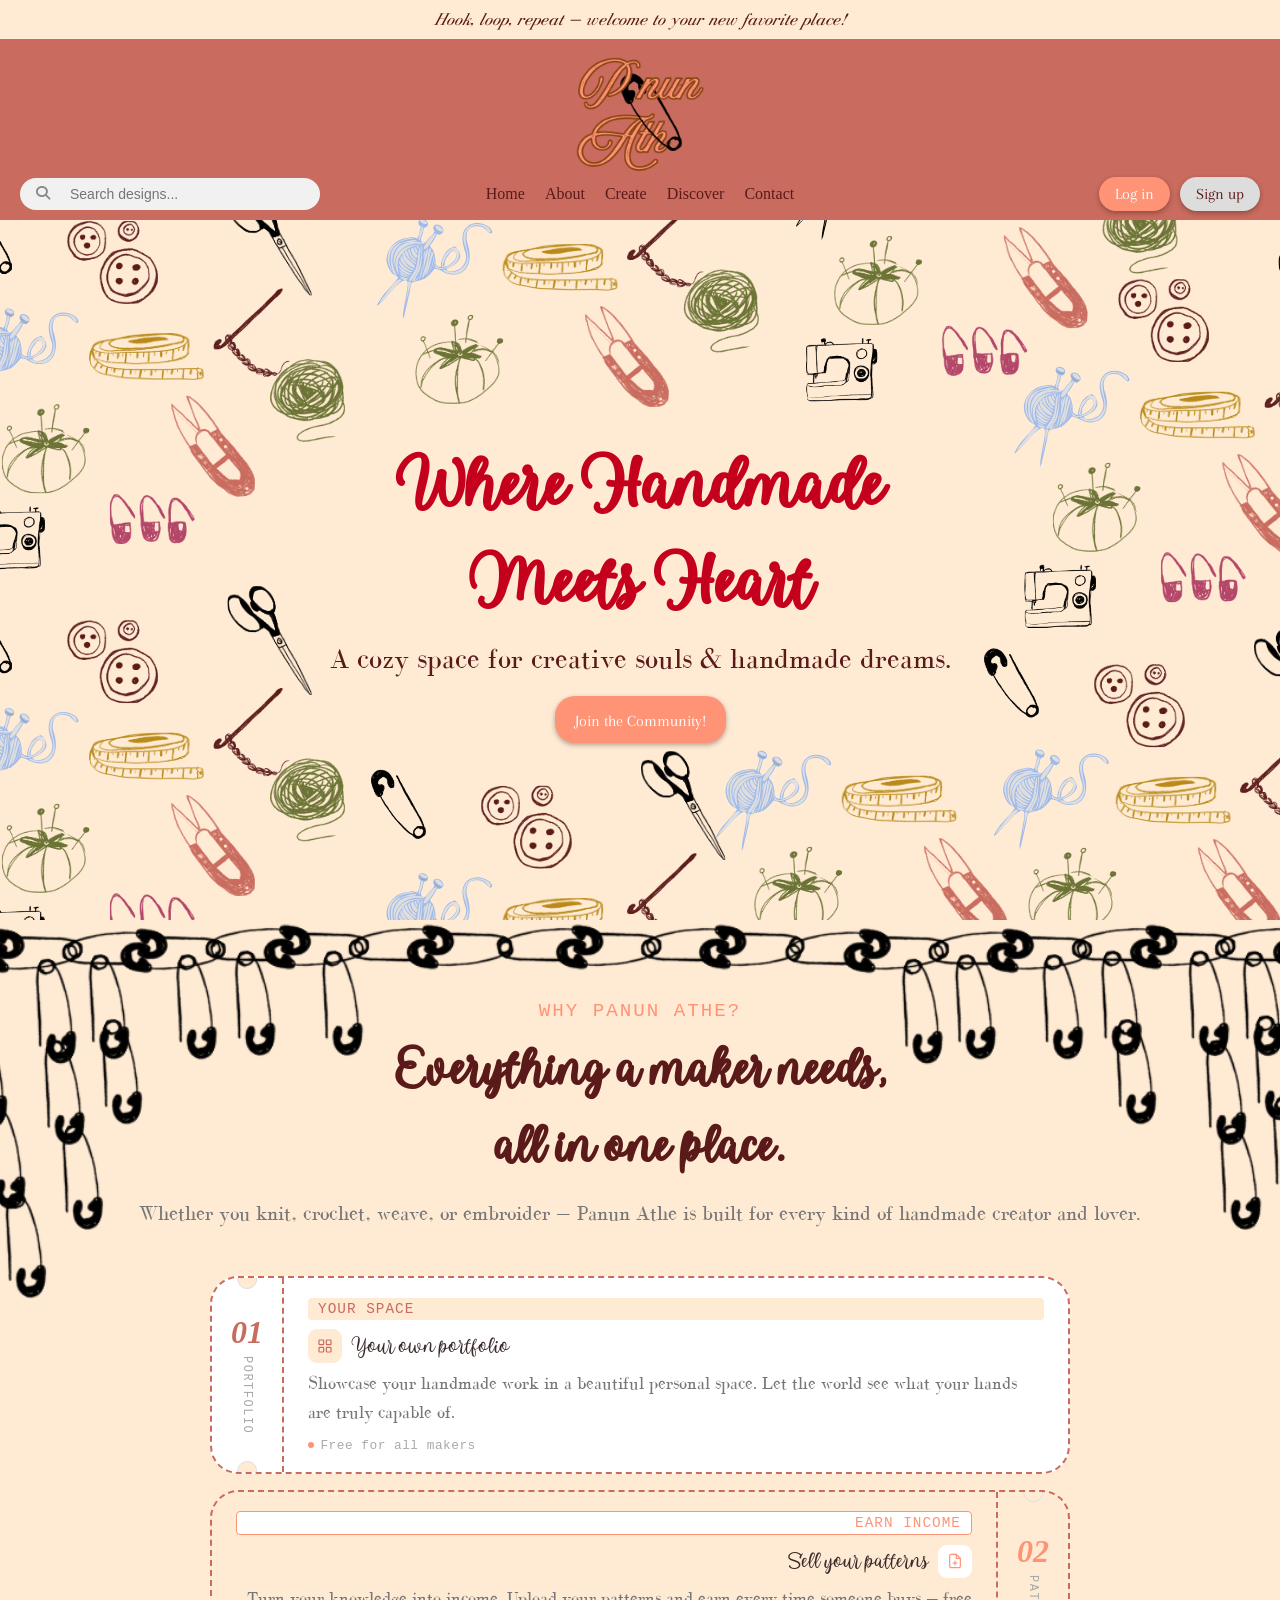
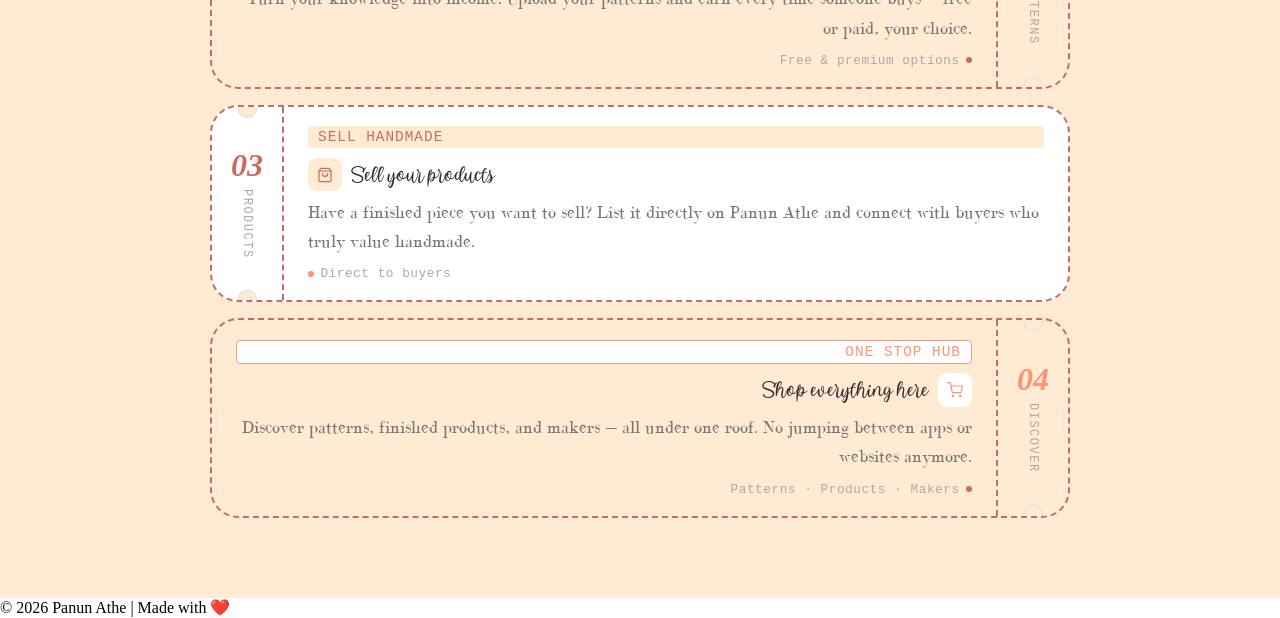
<file: index.html>
<!DOCTYPE html>
<html lang="en">

<head>
    <meta charset="UTF-8">
    <meta name="viewport" content="width=device-width, initial-scale=1.0">
    <title>Panun Athe</title>
    <link rel="stylesheet" href="./styles.css" />                      <!-- main stylesheet -->
    <link rel="stylesheet" href="https://cdnjs.cloudflare.com/ajax/libs/font-awesome/6.5.0/css/all.min.css">                                                              <!--Magnifying glass icons-->
    <link rel="icon" type="image/png" href="./assests/images/icon.png" />    <!-- web icon -->
</head>

<body>

    <!-- Top Announcement Bar -->
    <div class="top-bar">
        <p> Hook, loop, repeat — welcome to your new favorite place!</p>
    </div>

    <div class="logo">
        <img id="PA" src="./assests/images/PanunAtheLogo.png" alt="Panun Athe logo">
    </div>

    <!-- Navigation Bar -->
    <header class="navbar">

        <!-- Left Section (Search Bar) -->
        <div class="nav-left">
            <div class="search-box">
                <span class="search-icon">
                    <i class="fa-solid fa-magnifying-glass search-icon"></i>
                </span>
                <input type="text" placeholder="Search designs...">
            </div>
        </div>

        <!-- Center Section -->
        <div class="nav-center">
            <a href="#">Home</a>
            <a href="./about.html">About</a>
            <a href="#">Create</a>
            <a href="#">Discover</a>
            <a href="#">Contact</a>
        </div>

        <!-- Right Section -->
        <div class="nav-right">
            <button class="login-btn"><a href="./login.html">Log in</a></button>
            <button class="signup-btn"><a href="./signup.html">Sign up</a></button>
        </div>
    </header>

    <main>
        <section class="hero">

            <h1>Where Handmade<br>Meets Heart</h1>
            <p>A cozy space for creative souls & handmade dreams.</p>
            <button><a href="./signup.html">Join the Community!</a> </button>

        </section>

        <section class="why-section">

            <p class="why-label">Why Panun Athe?</p>
            <h2 class="why-title">Everything a maker needs,<br>all in one place.</h2>
            <p class="why-subtitle">Whether you knit, crochet, weave, or embroider — Panun Athe is built for every kind of handmade creator and lover.</p>
        
            <div class="ticket-stack">
                <div class="ticket">

                    <!-- Ticket 01 -->
                    <div class="ticket-stub">
                        <span class="stub-num" style="color: #c96b5e;">01</span>
                        <span class="stub-word">Portfolio</span>
                    </div>
                    <div class="ticket-body">
                        <span class="ticket-tag" style="background: #ffead3; color: #c96b5e">Your space</span>
                        <div class="ticket-top-row">
                            <div class="ticket-icon" style="background: #ffead3;">
                                <svg viewBox="0 0 24 24" fill="none" stroke="#c96b5e" stroke-width="1.8"
                                    stroke-linecap="round" stroke-linejoin="round">
                                    <rect x="3" y="3" width="7" height="7" rx="1" />
                                    <rect x="14" y="3" width="7" height="7" rx="1" />
                                    <rect x="3" y="14" width="7" height="7" rx="1" />
                                    <rect x="14" y="14" width="7" height="7" rx="1" />
                                </svg>
                            </div>
                            <div class="ticket-name">Your own portfolio</div>
                        </div>
                        <p class="ticket-desc">Showcase your handmade work in a beautiful personal space. Let the world see what your hands are truly capable of.</p>
                        <div class="ticket-footer">
                            <div class="footer-dot" style="background: #ff9376;"></div>
                            <span class="footer-text">Free for all makers</span>
                        </div>
                    </div>
                </div>

                <!-- Ticket 02 -->
                <div class="ticket right">
                    <div class="ticket-stub">
                        <span class="stub-num" style="color: #ff9376;">02</span>
                        <span class="stub-word">Patterns</span>
                    </div>
                    <div class="ticket-body">
                        <span class="ticket-tag"
                            style="background: #ffffff; color: #ff9376; border: 1px solid #ff9376;">Earn
                            income</span>
                        <div class="ticket-top-row">
                            <div class="ticket-icon" style="background: #ffffff;">
                                <svg viewBox="0 0 24 24" fill="none" stroke="#ff9376" stroke-width="1.8"
                                    stroke-linecap="round" stroke-linejoin="round">
                                    <path d="M14 2H6a2 2 0 0 0-2 2v16a2 2 0 0 0 2 2h12a2 2 0 0 0 2-2V8z" />
                                    <polyline points="14 2 14 8 20 8" />
                                    <line x1="9" y1="15" x2="15" y2="15" />
                                    <line x1="12" y1="12" x2="12" y2="18" />
                                </svg>
                            </div>
                            <div class="ticket-name">Sell your patterns</div>
                        </div>
                        <p class="ticket-desc">Turn your knowledge into income. Upload your patterns and earn every time someone buys — free or paid, your choice.</p>
                        <div class="ticket-footer">
                            <div class="footer-dot" style="background: #c96b5e;"></div>
                            <span class="footer-text">Free & premium options</span>
                        </div>
                    </div>
                </div>
                
                <!-- Ticket 03 -->
                <div class="ticket plain">
                    <div class="ticket-stub">
                        <span class="stub-num" style="color: #c96b5e ;">03</span>
                        <span class="stub-word">Products</span>
                    </div>
                    <div class="ticket-body">
                        <span class="ticket-tag" style="background: #ffead3; color: #c96b5e ;">Sell
                            handmade</span>
                        <div class="ticket-top-row">
                            <div class="ticket-icon" style="background: #ffead3;">
                                <svg viewBox="0 0 24 24" fill="none" stroke="#c96b5e" stroke-width="1.8"
                                    stroke-linecap="round" stroke-linejoin="round">
                                    <path d="M6 2L3 6v14a2 2 0 0 0 2 2h14a2 2 0 0 0 2-2V6l-3-4z" />
                                    <line x1="3" y1="6" x2="21" y2="6" />
                                    <path d="M16 10a4 4 0 0 1-8 0" />
                                </svg>
                            </div>
                            <div class="ticket-name">Sell your products</div>
                        </div>
                        <p class="ticket-desc">Have a finished piece you want to sell? List it directly on Panun Athe and connect with buyers who truly value handmade.</p>
                        <div class="ticket-footer">
                            <div class="footer-dot" style="background: #ff9376;"></div>
                            <span class="footer-text">Direct to buyers</span>
                        </div>
                    </div>
                </div>

                <!-- Ticket 04 -->
                <div class="ticket right">
                    <div class="ticket-stub">
                        <span class="stub-num" style="color: #ff9376;">04</span>
                        <span class="stub-word">Discover</span>
                    </div>
                    <div class="ticket-body">
                        <span class="ticket-tag"
                            style="background: #ffffff; color: #ff9376; border: 1px solid #ff9376;">One
                            stop hub</span>
                        <div class="ticket-top-row">
                            <div class="ticket-icon" style="background: #ffffff;">
                                <svg viewBox="0 0 24 24" fill="none" stroke="#ff9376" stroke-width="1.8"
                                    stroke-linecap="round" stroke-linejoin="round">
                                    <circle cx="9" cy="21" r="1" />
                                    <circle cx="20" cy="21" r="1" />
                                    <path d="M1 1h4l2.68 13.39a2 2 0 0 0 2 1.61h9.72a2 2 0 0 0 2-1.61L23 6H6" />
                                </svg>
                            </div>
                            <div class="ticket-name">Shop everything here</div>
                        </div>
                        <p class="ticket-desc">Discover patterns, finished products, and makers — all under one roof. No jumping between apps or websites anymore.</p>
                        <div class="ticket-footer">
                            <div class="footer-dot" style="background: #c96b5e ;"></div>
                            <span class="footer-text">Patterns · Products · Makers</span>
                        </div>
                    </div>
                </div>

            </div>


        </section>
    </main>

    <footer>
        <p class="footer-bottom">© 2026 Panun Athe | Made with ❤️</p>
    </footer>


</body>

</html>
</file>
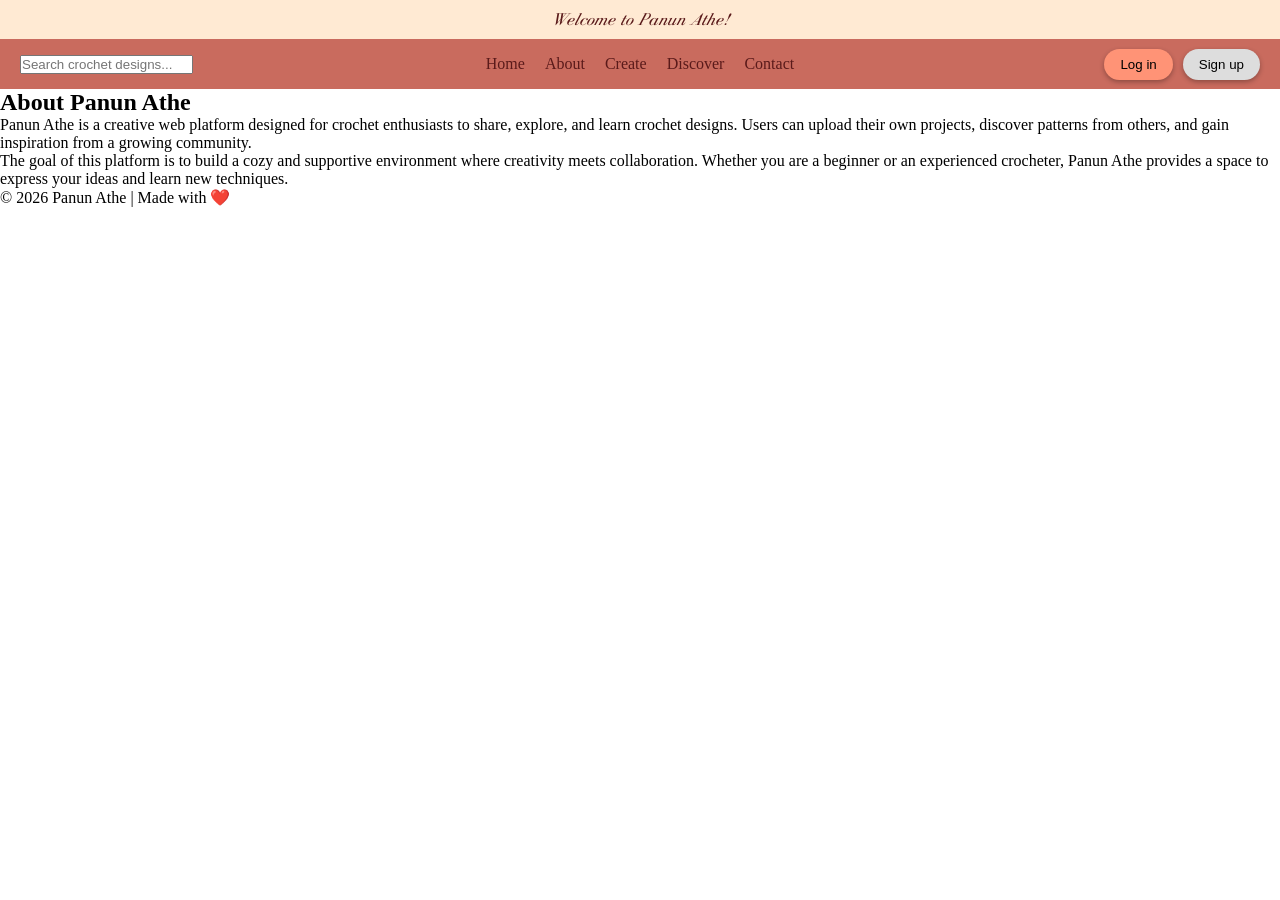
<file: about.html>
<!DOCTYPE html>
<html lang="en">
<head>
    <meta charset="UTF-8">
    <meta name="viewport" content="width=device-width, initial-scale=1.0">
    <title>Panun Athe</title>
    <link
       rel="stylesheet" 
       href="./styles.css"
    />   
    

</head>
<body>

    <!-- Top Announcement Bar -->
     <div class="top-bar">
        <p> Welcome to Panun Athe!</p>
     </div>

     <!--<div class="logo">
        <img src="./assests/images/PA-logo.png" height="100px" width="400px" alt="Panun Athe logo">
     </div>-->

    <!-- Navigation Bar -->
    <header class="navbar">

    <!-- Left Section (Search Bar) -->
    <div class="nav-left">
        <input type="text" placeholder="Search crochet designs...">
    </div>

    <!-- Center Section -->
    <div class="nav-center">
        <a href="#">Home</a>
        <a href="#">About</a>
        <a href="#">Create</a>
        <a href="#">Discover</a>
        <a href="#">Contact</a>
    </div>
    
    <!-- Right Section -->
    <div class="nav-right">
         <button class="login-btn">Log in</button>
         <button class="signup-btn">Sign up</button>
    </div>
    </header>

    <main>
        <!-- About Section -->
    <section class="about">
        <h1>About Panun Athe</h1>

        <p>
            Panun Athe is a creative web platform designed for crochet enthusiasts to share,
            explore, and learn crochet designs. Users can upload their own projects, discover
            patterns from others, and gain inspiration from a growing community.
        </p>

        <p>
            The goal of this platform is to build a cozy and supportive environment where
            creativity meets collaboration. Whether you are a beginner or an experienced
            crocheter, Panun Athe provides a space to express your ideas and learn new techniques.
        </p>
    </section>

    </main>

    <footer>
         <p class="footer-bottom">© 2026 Panun Athe | Made with ❤️</p>    
    </footer>


</body>
</html>
</file>
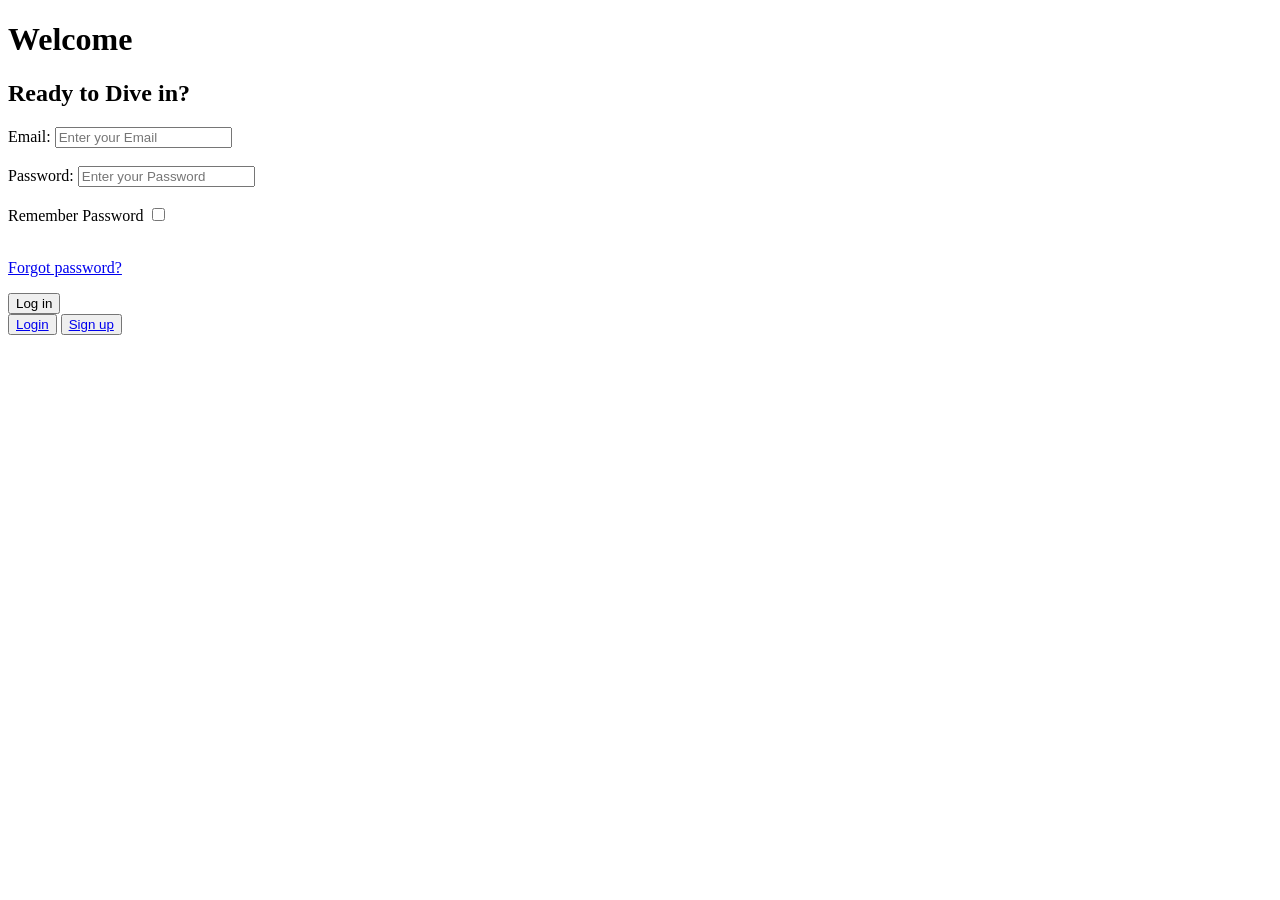
<file: login.html>
<!DOCTYPE html>
<html lang="en">

<head>
    <meta charset="UTF-8">
    <meta name="viewport" content="width=device-width, initial-scale=1.0">
    <title>Login</title>
</head>

<body>

    <h1> Welcome</h1>
    <h2>Ready to Dive in?</h2>

    <form action="#" method="post">
        
        <label for="email">Email:</label>
        <input type="text" id="email" name="EMAIL" placeholder="Enter your Email"><br><br>

        <label for="password">Password:</label>
        <input type="password" id="password" name="PASSWORD" placeholder="Enter your Password"><br><br>

        <label for="remember-password">Remember Password</label>
        <input type="checkbox" id="remember-password" name="remember-password"><br><br>

        <p><a href="#">Forgot password?</a></p>

        <button type="submit">Log in</button>

        <div class="buttons">
            <button><a href="./login.html">Login</a></button>
            <button><a href="./signup.html">Sign up</a></button>
        </div>

    </form>

</body>

</html>
</file>
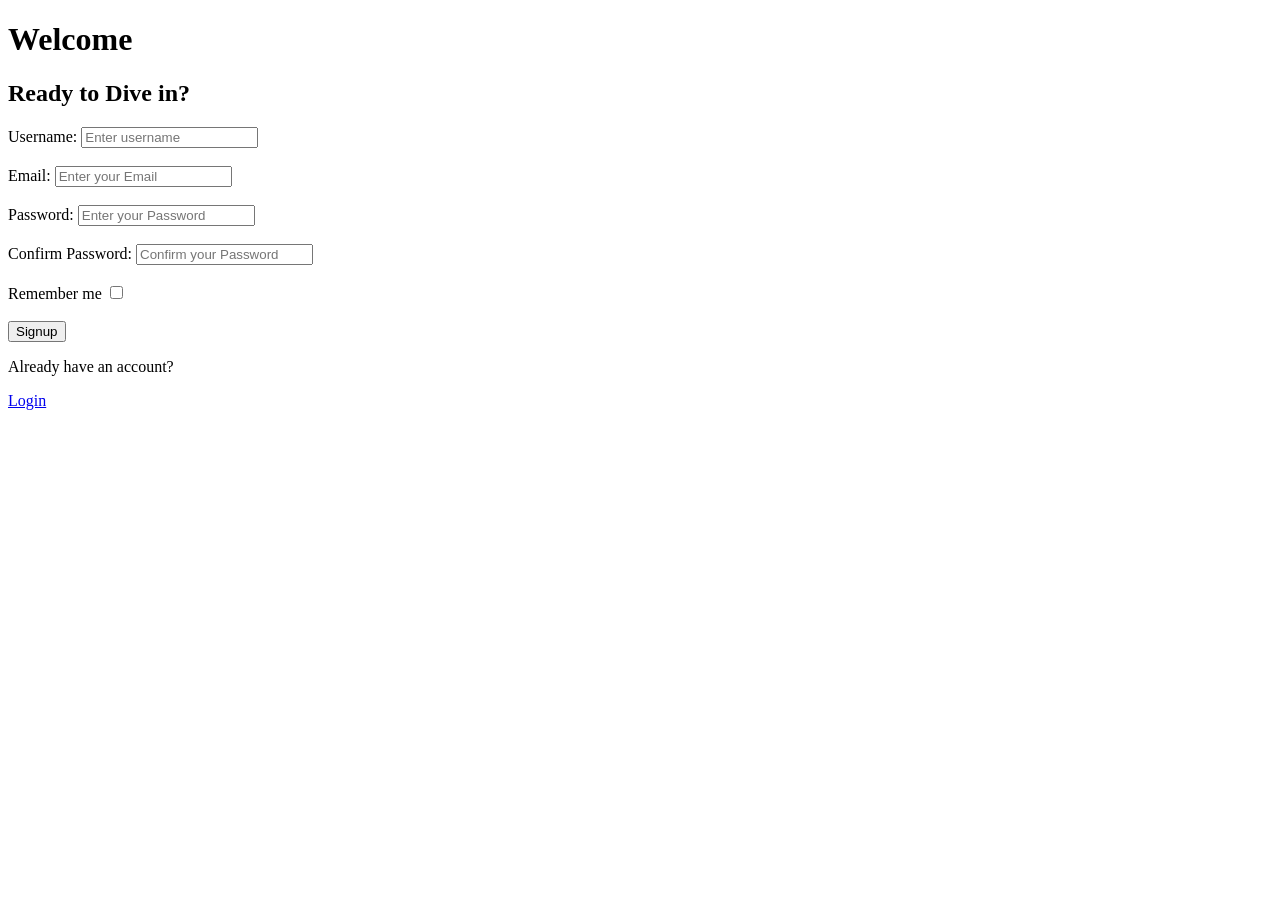
<file: signup.html>
<!DOCTYPE html>
<html lang="en">
<head>
    <meta charset="UTF-8">
    <meta name="viewport" content="width=device-width, initial-scale=1.0">
    <title>Signup</title>
    <link rel="icon" type="image/png" href="./assests/images/icon.png" />    <!-- web icon -->
</head>
<body>
    <h1> Welcome</h1>
    <h2>Ready to Dive in?</h2>

    <form action="#" method="post">

        <label for="username">Username:</label>
        <input type="text" id="username" name="USERNAME" placeholder="Enter username"><br><br>
        
        <label for="email">Email:</label>
        <input type="text" id="email" name="EMAIL" placeholder="Enter your Email"><br><br>

        <label for="password">Password:</label>
        <input type="password" id="password" name="PASSWORD" placeholder="Enter your Password"><br><br>

        <label for="confirm-password">Confirm Password:</label>
        <input type="password" id="confirm-password" name="confirm-password" placeholder="Confirm your Password"><br><br>

        <label for="remember-me">Remember me</label>
        <input type="checkbox" id="remember-me" name="remember-me"><br><br>

        <button type="submit">Signup</button>

        <p>Already have an account?</p>
         <a href="./login.html">Login</a>

         

    </form>

</body>
</html>
</file>
<file: styles.css>
@font-face{
    font-family: "Howell-Script";
    src: url('./fonts/Howell-Script.ttf') format('truetype');
}

@font-face{
    font-family: 'BodoniFlF-Roman';
    src: url('./fonts/BodoniFLF-Roman.ttf') format('truetype');
}

@font-face{
    font-family: 'BodoniFlF-Italic';
    src: url('./fonts/BodoniFLF-Italic.ttf') format('truetype');
}

@font-face{
    font-family: 'Arapey-Regular';
    src: url('./fonts/Arapey-Regular.ttf') format('truetype');
}

* {
    margin: 0;
    padding: 0;
    box-sizing: border-box;
}

body {
    overflow-x: hidden;
}

/*top announcement bar*/
.top-bar {
    background-color: #FFEAD3;
    text-align: center;
    padding: 0.6rem;
    margin-top: 0px;
    width: 100%;
}

.top-bar p {
    margin: 0;
    font-style: italic;
    color: #5a1a1a;
    font-family: BodoniFlF-Italic, serif;
    font-size: 1.1rem;
    font-weight: 500;
}

/*logo*/
.logo {
    background-color: #c96b5e;
    padding: 10px;
    padding-top: 30px;
    width: 100%;
    height: 8rem;
    display: flex;
    justify-content: center;
    align-items: center;
}

#PA {
    height: 7.5rem;
    justify-content: center;
    position: static;

}

/*navbar*/
.navbar {
    display: flex;
    align-items: center;
    padding: 0.6rem 1.25rem;
    background-color: #c96b5e;
}

/*left*/
.nav-left {
    flex: 1;
    display: flex;
    align-items: center;
}

.search-box {
    display: flex;
    align-items: center;
    background-color: #f1f1f1;
    padding: 0.5rem 1rem;
    border-radius: 25px;
    width: 300px;
}

/* Icon */
.search-icon {
    margin-right: 10px;
    font-size: 14px;
    color: #888;
}

/* Input */
.search-box input {
    border: none;
    outline: none;
    background: transparent;
    width: 100%;
    font-size: 0.875rem;
}


/*center*/
.nav-center {
    flex: 1;
    display: flex;
    justify-content: center;
    gap: 20px;
}

.nav-center a {
    text-decoration: none;
    color: #5a1a1a;
    transition: all 0.3s ease;
}

.nav-center a:hover {
    color: #FFEAD3;
    transform: translateY(-2px);
}

/*right*/
.nav-right {
    flex: 1;
    display: flex;
    justify-content: flex-end;
    gap: 10px;
}

/*buttons*/
.login-btn, .hero>button {
    background-color: #ff9376;
    border: none;
    padding: 0.5rem 1rem;
    border-radius: 20px;
}

.login-btn a, .hero>button a {
    color: white;
    text-decoration: none;
    font-family: 'Arapey-Regular', serif;
    font-size: 1rem;
}

.signup-btn a{
    color: #5a1a1a;
    text-decoration: none;
    font-family: 'Arapey-Regular', serif;
    font-size: 1rem;
}

.signup-btn {
    background-color: #ddd;
    border: none;
    padding: 0.5rem 1rem;
    border-radius: 20px;
}

.login-btn ,.signup-btn , .hero>button {
    box-shadow: 0 2px 5px rgba(0, 0, 0, 0.3);
}

.login-btn,.signup-btn, .hero>button {
    transition: all 0.3s ease;
    cursor: pointer;
}

.login-btn:hover,.hero>button:hover {
    background-color: #c4001d;
    transform: scale(1.05);
}

.signup-btn:hover {
    background-color: #ccc;
    transform: scale(1.05);
}

/* Hero */
.hero {
    background-image: url("./assests/images/doodle.png");
    background-position: center;
    height:clamp(500px, 100vh, 700px);
    
    display: flex;
    flex-direction: column;
    justify-content: center;
    align-items: center;
    position: relative;
}

.hero h1, .hero p {
    position: relative;
    z-index: 1;
}

.hero>h1 {
    text-align: center;
    font-size: 5.5rem;
    line-height: 1.1;
    font-family: "Howell-Script";
    margin-top: 40px;
    margin-bottom: 10px;
    color:#c4001d;
    -webkit-text-stroke: 0.01px #c96b5e
    
}

.hero>p {
    font-family:'BodoniFlF-Roman' , serif;
    font-size: 1.8rem;
    color: #5a1a1a;
    margin-bottom: 21px;
}

.hero>button {
    padding: 0.75rem 1.25rem;
    font-size: 1.25rem;
    font-weight: 400;
}


/* ===== why section ===== */
.why-section {
width:100%;
min-height: 100vh;
display: flex;
flex-direction: column;
align-items: center;
background-image: url("./assests/images/scrapbookbgmore\ \(5\).png");
background-repeat: no-repeat;
background-position: center center;
background-size: cover;
margin: 0 auto;
padding: 5rem 2rem;

}


.why-label {
    font-family: 'Space Mono', monospace;
    font-size: 1.2rem;
    letter-spacing: 2px;
    text-transform: uppercase;
    color: #ff9376;
    margin-bottom: 0.6rem;
}

.why-title {
    font-family: 'Howell-Script', cursive;
    font-size: clamp(2rem, 5vw, 4rem);
    font-weight: 700;
    color: #5a1a1a;
    line-height: 1.2;
    margin-bottom: 0.6rem;
    text-align: center;
}

.why-subtitle {
    font-family:'BodoniFlF-Roman' , serif;
    font-size: 1.3rem;
    color: #777777;
    line-height: 1.75;
    margin-bottom: 2.8rem;
}

/* TICKET STACK */
.ticket-stack {
    display: flex;
    flex-direction: column;
    gap: 1rem;
    max-width: 860px;
    margin: 0 auto;

}

/* ===== SINGLE TICKET ===== */
.ticket {
    display: flex;
    border: 2px dashed #c96b5e;
    border-radius: 28px;
    overflow: hidden;
    background: #ffffff;
    min-height: 110px;
    transition: transform 0.2s ease, box-shadow 0.2s ease;
}

.ticket:hover {
    transform: translateY(-2px);
    box-shadow: 0 6px 18px rgba(0, 0, 0, 0.4);
}

/* ticket 02 and 04 are flipped right */
.ticket.right {
    flex-direction: row-reverse;
    background: #ffead3;
}

/* ticket 03 uses light grey background */
.ticket.plain {
    background: #ffffff;
}

/* ===== STUB (numbered side) ===== */
.ticket-stub {
    width: 4.5rem;
    flex-shrink: 0;
    display: flex;
    flex-direction: column;
    align-items: center;
    justify-content: center;
    gap: 8px;
    padding: 1rem 0.5rem;
    border-right: 2px dashed #c96b5e;
    position: relative;
}

.ticket.right .ticket-stub {
    border-right: none;
    border-left: 2px dashed #c96b5e;;
}

/* punched holes top and bottom of stub */
.ticket-stub::before,.ticket-stub::after {
    content: '';
    width: 1.1rem;
    height: 1.1rem;
    border-radius: 50%;
    background: #FFEAD3;
    border: 1.5px solid #dddddd;
    position: absolute;
    left: 50%;
    transform: translateX(-50%);
}

.ticket-stub::before {
    top: -9px;
}

.ticket-stub::after {
    bottom: -9px;
}

.stub-num {
    font-family: 'Playfair Display', serif;
    font-style: italic;
    font-size: 2.0rem;
    font-weight: 700;
    line-height: 1;
}

.stub-word {
    font-family: 'Space Mono', monospace;
    font-size: 0.75rem;
    letter-spacing: 1.5px;
    text-transform: uppercase;
    color: #aaaaaa;
    writing-mode: vertical-rl;
}

/* ===== TICKET BODY ===== */
.ticket-body {
    flex: 1;
    padding: 1.2rem 1.5rem;
    display: flex;
    flex-direction: column;
    justify-content: center;
}

.ticket.right .ticket-body {
    text-align: right;
}

/* ===== TAG PILL ===== */
.ticket-tag {
    font-family: 'Space Mono', monospace;
    font-size: 0.9rem;
    letter-spacing: 1px;
    text-transform: uppercase;
    padding: 3px 10px;
    border-radius: 4px;
    display: inline-block;
    margin-bottom: 0.6rem;
}

/* ===== ICON + TITLE ROW ===== */
.ticket-top-row {
    display: flex;
    align-items: center;
    gap: 0.6rem;
    margin-bottom: 0.4rem;
}

.ticket.right .ticket-top-row {
    flex-direction: row-reverse;
}

.ticket-icon {
    width: 2.1rem;
    height: 2.1rem;
    border-radius: 9px;
    display: flex;
    align-items: center;
    justify-content: center;
    flex-shrink: 0;
}

.ticket-icon svg {
    width: 16px;
    height: 16px;
}

.ticket-name {
    font-family: 'Howell-Script', cursive;
    font-size: 1.7rem;
    font-weight: 599;
    color:#3a2a2a;
}

/* ===== DESCRIPTION ===== */
.ticket-desc {
    font-family:'BodoniFlF-Roman' , serif;
    font-size: 1.1rem;
    color: #777777;
    line-height: 1.65;
    max-width: 100%;
}

.ticket.right .ticket-desc {
    margin-left: auto;
}

/* ===== FOOTER DETAIL ===== */
.ticket-footer {
    display: flex;
    align-items: center;
    gap: 0.4rem;
    margin-top: 0.65rem;
}

.ticket.right .ticket-footer {
    flex-direction: row-reverse;
}

.footer-dot {
    width: 6px;
    height: 6px;
    border-radius: 50%;
    flex-shrink: 0;
}

.footer-text {
    font-family: 'Space Mono', monospace;
    font-size: 0.80rem;
    letter-spacing: 0.5px;
    color: #aaaaaa;
}

/* ===== ANIMATIONS ===== */
@keyframes slideUp {
    from {
        opacity: 0;
        transform: translateY(24px);
    }

    to {
        opacity: 1;
        transform: translateY(0);
    }
}

.ticket {
    animation: slideUp 0.5s ease both;
}

.ticket:nth-child(1) {
    animation-delay: 0.1s;
}

.ticket:nth-child(2) {
    animation-delay: 0.2s;
}

.ticket:nth-child(3) {
    animation-delay: 0.3s;
}

.ticket:nth-child(4) {
    animation-delay: 0.4s;
}

/* ===== RESPONSIVE FOR WHY SECTION===== */
@media (max-width: 520px) {
    .ticket-stub {
        width: 56px;
    }

    .stub-num {
        font-size: 1.4rem;
    }

    .ticket-body {
        padding: 1rem;
    }

    .ticket-name {
        font-size: 0.95rem;
    }
}
</file>
